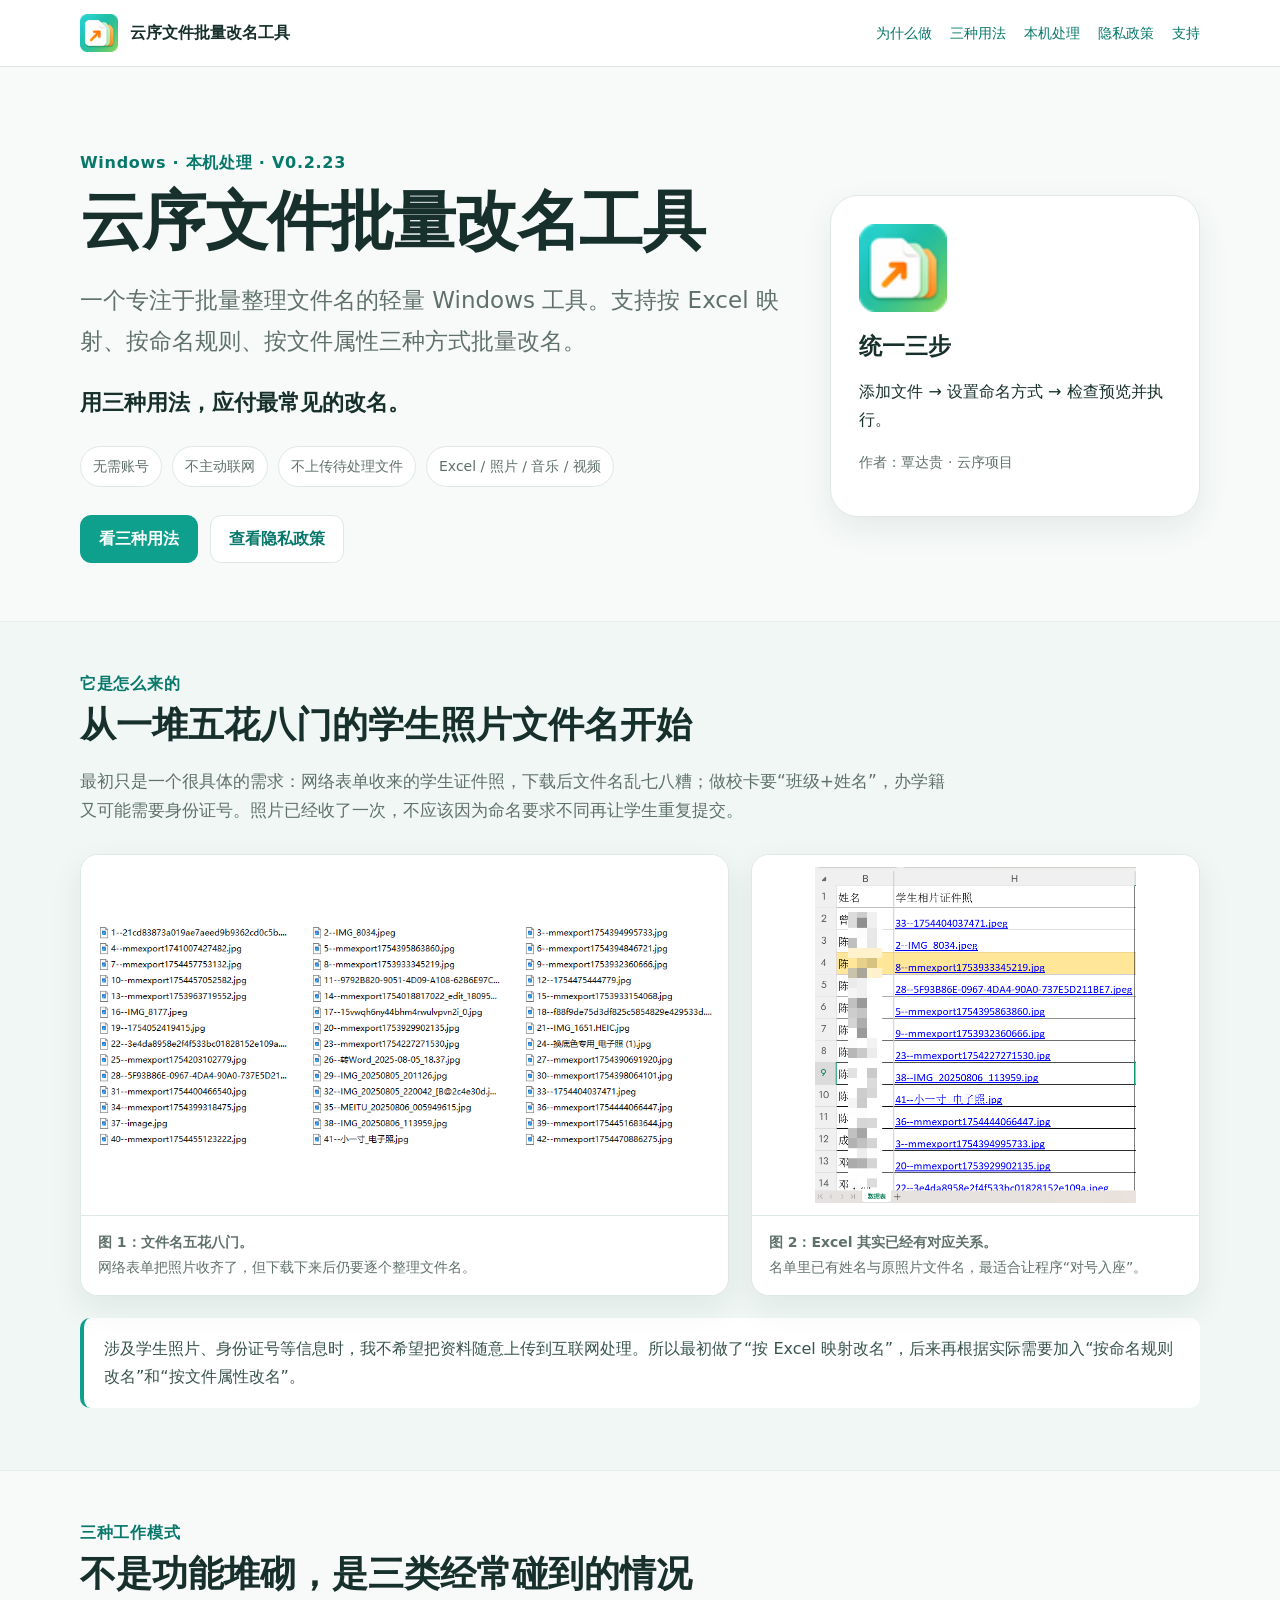
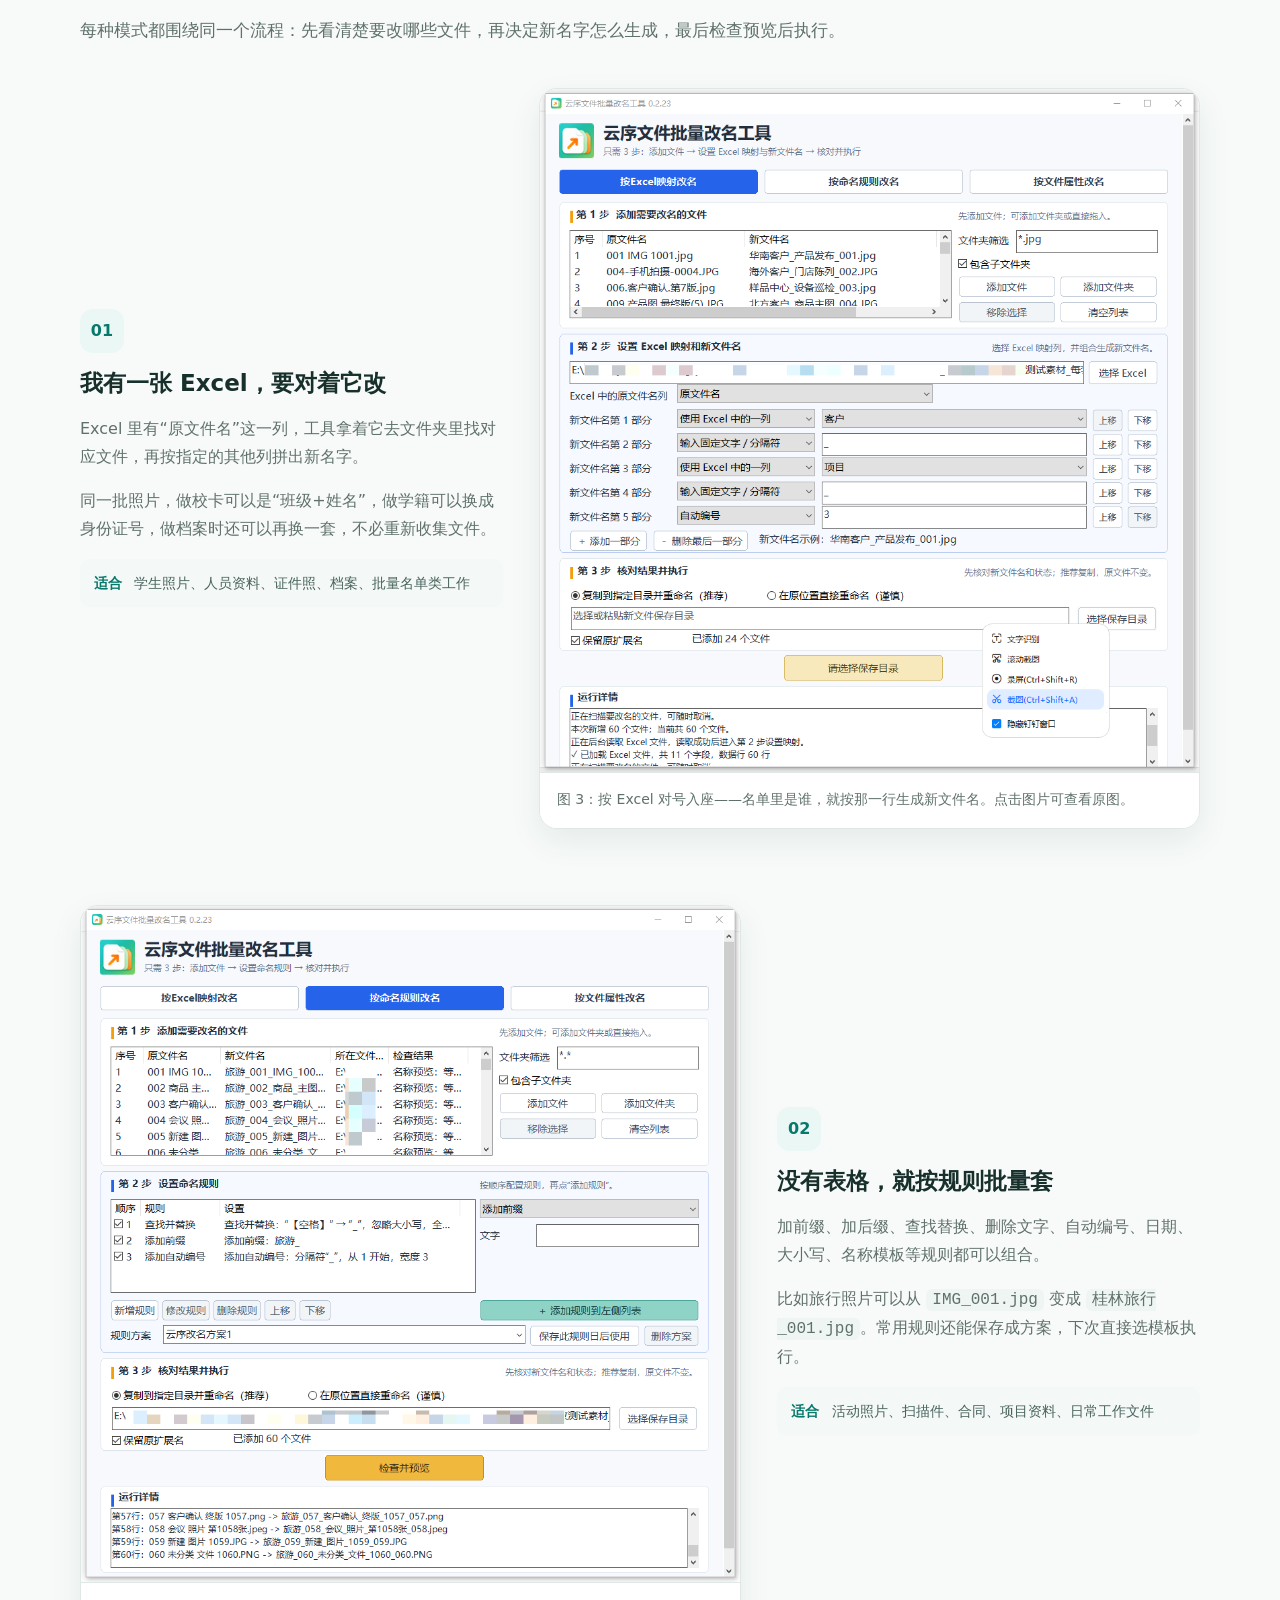
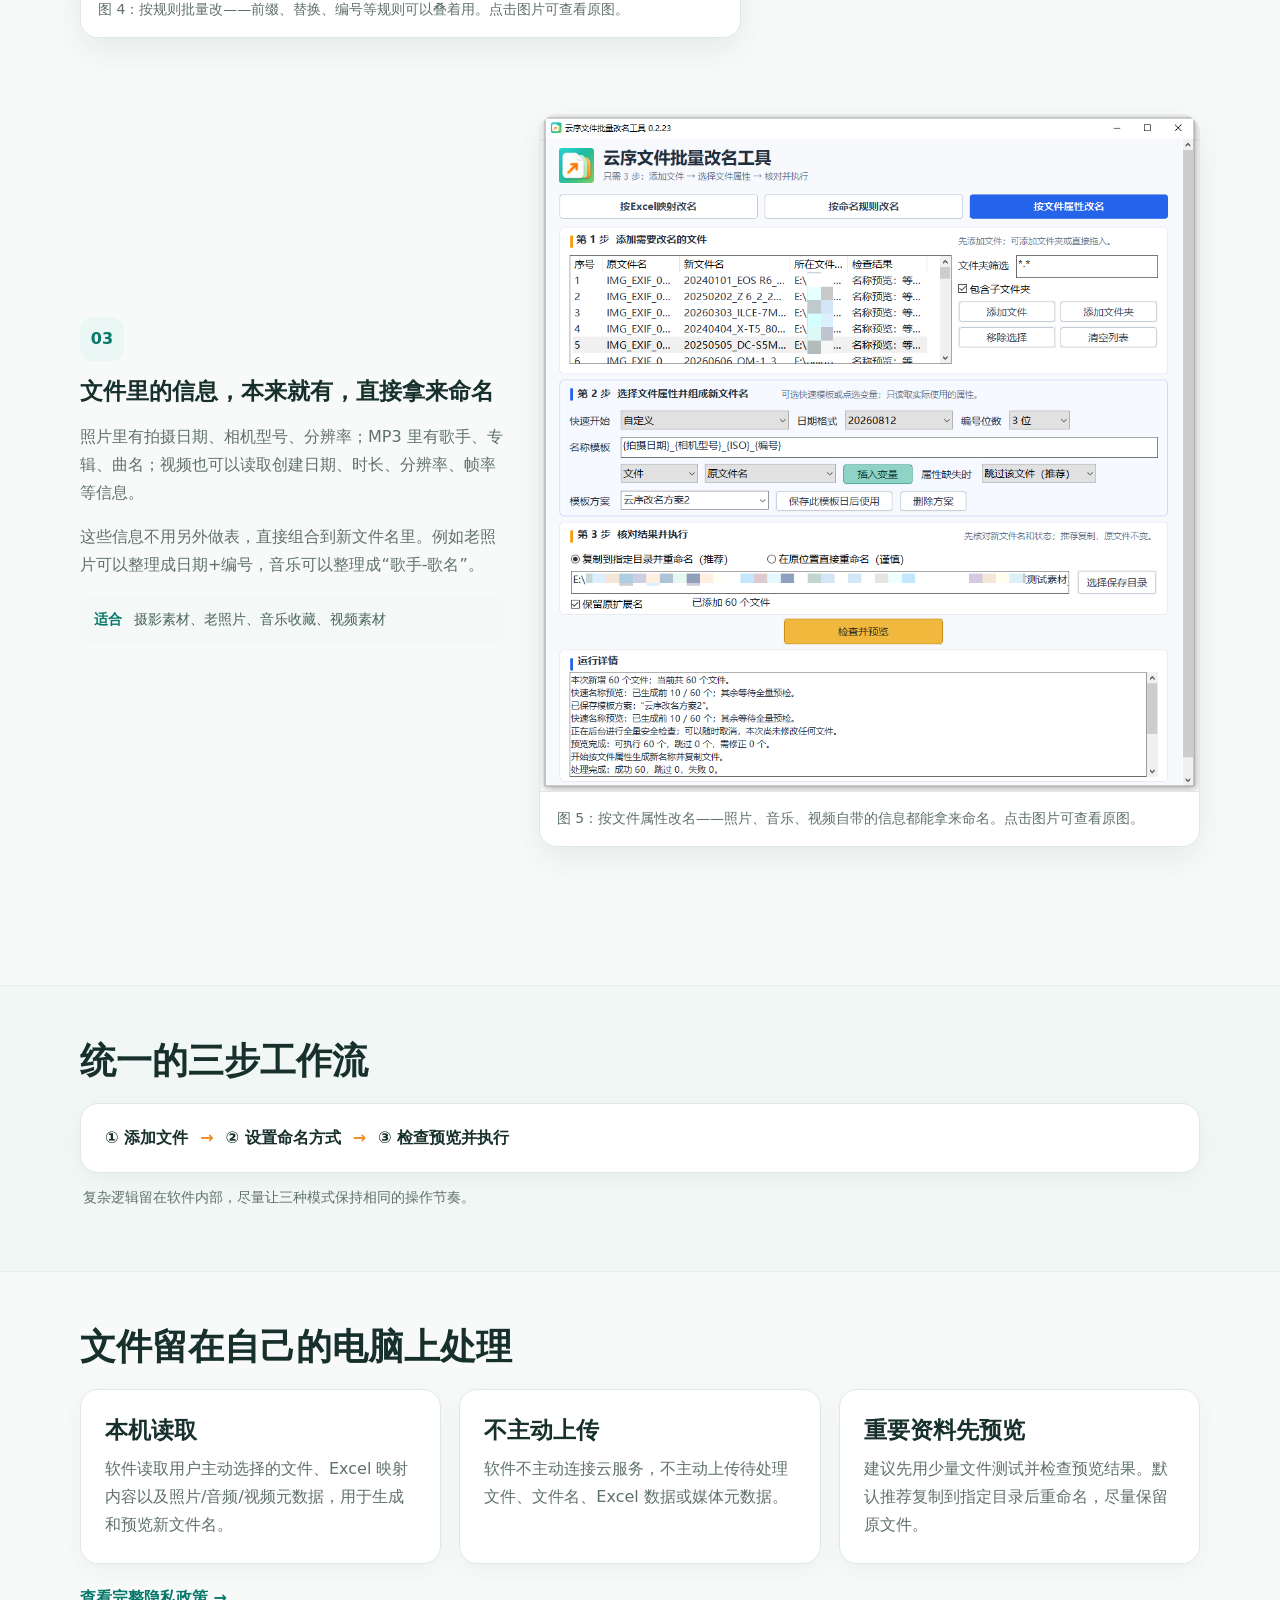
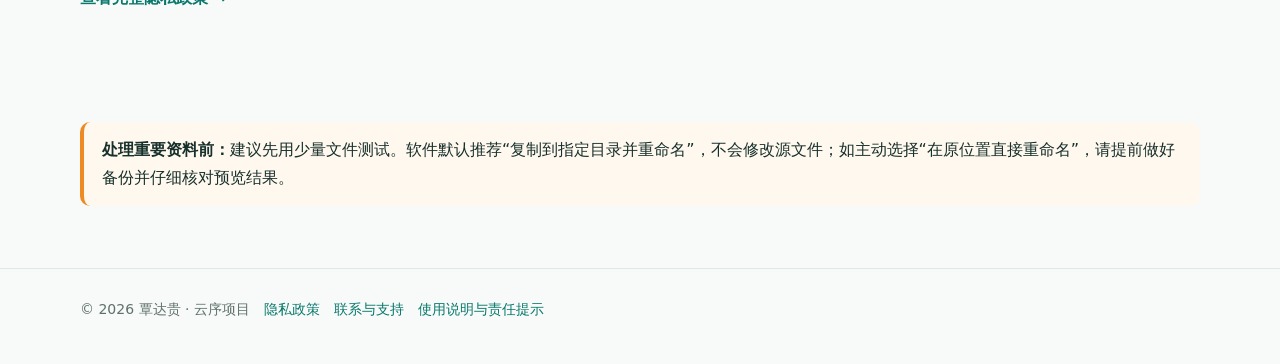
<file: index.html>
<!doctype html>
<html lang="zh-CN">
<head>
  <meta charset="utf-8">
  <meta name="viewport" content="width=device-width, initial-scale=1">
  <meta name="description" content="云序文件批量改名工具：支持 Excel 映射、命名规则、文件属性三种模式的离线 Windows 批量改名工具。">
  <meta name="theme-color" content="#0f9f8d">
  <title>云序文件批量改名工具</title>
  <link rel="icon" href="assets/store-logo.png">
  <link rel="stylesheet" href="assets/style.css">
</head>
<body>
<header class="topbar">
  <div class="wrap nav">
    <a class="brand" href="index.html"><img src="assets/store-logo.png" alt="云序文件批量改名工具图标"><span>云序文件批量改名工具</span></a>
    <nav class="links" aria-label="主导航">
      <a href="#story">为什么做</a><a href="#features">三种用法</a><a href="#privacy">本机处理</a><a href="privacy.html">隐私政策</a><a href="support.html">支持</a>
    </nav>
  </div>
</header>

<main>
  <section class="hero">
    <div class="wrap hero-grid">
      <div>
        <div class="eyebrow">Windows · 本机处理 · V0.2.23</div>
        <h1>云序文件批量改名工具</h1>
        <p class="lead">一个专注于批量整理文件名的轻量 Windows 工具。支持按 Excel 映射、按命名规则、按文件属性三种方式批量改名。</p>
        <div class="slogan">用三种用法，应付最常见的改名。</div>
        <div class="badges"><span class="badge">无需账号</span><span class="badge">不主动联网</span><span class="badge">不上传待处理文件</span><span class="badge">Excel / 照片 / 音乐 / 视频</span></div>
        <div class="hero-actions"><a class="button primary" href="#features">看三种用法</a><a class="button" href="privacy.html">查看隐私政策</a></div>
      </div>
      <aside class="hero-card">
        <img src="assets/store-logo.png" alt="应用图标">
        <h3>统一三步</h3>
        <p>添加文件 → 设置命名方式 → 检查预览并执行。</p>
        <p class="meta">作者：覃达贵 · 云序项目</p>
      </aside>
    </div>
  </section>

  <section id="story" class="section-soft">
    <div class="wrap">
      <div class="section-kicker">它是怎么来的</div>
      <h2>从一堆五花八门的学生照片文件名开始</h2>
      <p class="section-intro">最初只是一个很具体的需求：网络表单收来的学生证件照，下载后文件名乱七八糟；做校卡要“班级+姓名”，办学籍又可能需要身份证号。照片已经收了一次，不应该因为命名要求不同再让学生重复提交。</p>

      <div class="story-grid">
        <figure class="shot-card compact-shot">
          <a href="assets/screenshots/01-problem-files.png" target="_blank" rel="noopener"><img src="assets/screenshots/01-problem-files.png" alt="网络表单下载后的学生照片文件名示例，姓名等信息已做模糊处理" loading="lazy"></a>
          <figcaption><strong>图 1：文件名五花八门。</strong><br>网络表单把照片收齐了，但下载下来后仍要逐个整理文件名。</figcaption>
        </figure>
        <figure class="shot-card compact-shot narrow-shot">
          <a href="assets/screenshots/02-excel-mapping-source.png" target="_blank" rel="noopener"><img src="assets/screenshots/02-excel-mapping-source.png" alt="Excel 中姓名和原照片文件名的对应关系，个人信息已做模糊处理" loading="lazy"></a>
          <figcaption><strong>图 2：Excel 其实已经有对应关系。</strong><br>名单里已有姓名与原照片文件名，最适合让程序“对号入座”。</figcaption>
        </figure>
      </div>

      <div class="origin-note">涉及学生照片、身份证号等信息时，我不希望把资料随意上传到互联网处理。所以最初做了“按 Excel 映射改名”，后来再根据实际需要加入“按命名规则改名”和“按文件属性改名”。</div>
    </div>
  </section>

  <section id="features">
    <div class="wrap">
      <div class="section-kicker">三种工作模式</div>
      <h2>不是功能堆砌，是三类经常碰到的情况</h2>
      <p class="section-intro">每种模式都围绕同一个流程：先看清楚要改哪些文件，再决定新名字怎么生成，最后检查预览后执行。</p>

      <article class="feature feature-left">
        <div class="feature-copy">
          <div class="feature-number">01</div>
          <h3>我有一张 Excel，要对着它改</h3>
          <p>Excel 里有“原文件名”这一列，工具拿着它去文件夹里找对应文件，再按指定的其他列拼出新名字。</p>
          <p>同一批照片，做校卡可以是“班级+姓名”，做学籍可以换成身份证号，做档案时还可以再换一套，不必重新收集文件。</p>
          <div class="mini-example"><span>适合</span> 学生照片、人员资料、证件照、档案、批量名单类工作</div>
        </div>
        <figure class="product-shot">
          <a href="assets/screenshots/03-excel-mode.png" target="_blank" rel="noopener"><img src="assets/screenshots/03-excel-mode.png" alt="云序文件批量改名工具的按 Excel 映射改名界面" loading="lazy"></a>
          <figcaption>图 3：按 Excel 对号入座——名单里是谁，就按那一行生成新文件名。点击图片可查看原图。</figcaption>
        </figure>
      </article>

      <article class="feature feature-right">
        <div class="feature-copy">
          <div class="feature-number">02</div>
          <h3>没有表格，就按规则批量套</h3>
          <p>加前缀、加后缀、查找替换、删除文字、自动编号、日期、大小写、名称模板等规则都可以组合。</p>
          <p>比如旅行照片可以从 <code>IMG_001.jpg</code> 变成 <code>桂林旅行_001.jpg</code>。常用规则还能保存成方案，下次直接选模板执行。</p>
          <div class="mini-example"><span>适合</span> 活动照片、扫描件、合同、项目资料、日常工作文件</div>
        </div>
        <figure class="product-shot">
          <a href="assets/screenshots/04-rule-mode.png" target="_blank" rel="noopener"><img src="assets/screenshots/04-rule-mode.png" alt="云序文件批量改名工具的按命名规则改名界面" loading="lazy"></a>
          <figcaption>图 4：按规则批量改——前缀、替换、编号等规则可以叠着用。点击图片可查看原图。</figcaption>
        </figure>
      </article>

      <article class="feature feature-left">
        <div class="feature-copy">
          <div class="feature-number">03</div>
          <h3>文件里的信息，本来就有，直接拿来命名</h3>
          <p>照片里有拍摄日期、相机型号、分辨率；MP3 里有歌手、专辑、曲名；视频也可以读取创建日期、时长、分辨率、帧率等信息。</p>
          <p>这些信息不用另外做表，直接组合到新文件名里。例如老照片可以整理成日期+编号，音乐可以整理成“歌手-歌名”。</p>
          <div class="mini-example"><span>适合</span> 摄影素材、老照片、音乐收藏、视频素材</div>
        </div>
        <figure class="product-shot">
          <a href="assets/screenshots/05-property-mode.png" target="_blank" rel="noopener"><img src="assets/screenshots/05-property-mode.png" alt="云序文件批量改名工具的按文件属性改名界面" loading="lazy"></a>
          <figcaption>图 5：按文件属性改名——照片、音乐、视频自带的信息都能拿来命名。点击图片可查看原图。</figcaption>
        </figure>
      </article>
    </div>
  </section>

  <section class="section-soft">
    <div class="wrap">
      <h2>统一的三步工作流</h2>
      <div class="stepbar"><div class="step">① 添加文件</div><div class="arrow">→</div><div class="step">② 设置命名方式</div><div class="arrow">→</div><div class="step">③ 检查预览并执行</div></div>
      <p class="meta workflow-note">复杂逻辑留在软件内部，尽量让三种模式保持相同的操作节奏。</p>
    </div>
  </section>

  <section id="privacy">
    <div class="wrap">
      <h2>文件留在自己的电脑上处理</h2>
      <div class="privacy-grid">
        <div class="card"><h3>本机读取</h3><p>软件读取用户主动选择的文件、Excel 映射内容以及照片/音频/视频元数据，用于生成和预览新文件名。</p></div>
        <div class="card"><h3>不主动上传</h3><p>软件不主动连接云服务，不主动上传待处理文件、文件名、Excel 数据或媒体元数据。</p></div>
        <div class="card"><h3>重要资料先预览</h3><p>建议先用少量文件测试并检查预览结果。默认推荐复制到指定目录后重命名，尽量保留原文件。</p></div>
      </div>
      <p class="privacy-link"><a href="privacy.html">查看完整隐私政策 →</a></p>
    </div>
  </section>

  <section>
    <div class="wrap">
      <div class="note"><strong>处理重要资料前：</strong>建议先用少量文件测试。软件默认推荐“复制到指定目录并重命名”，不会修改源文件；如主动选择“在原位置直接重命名”，请提前做好备份并仔细核对预览结果。</div>
    </div>
  </section>
</main>

<footer><div class="wrap">© 2026 覃达贵 · 云序项目　<a href="privacy.html">隐私政策</a>　<a href="support.html">联系与支持</a>　<a href="terms.html">使用说明与责任提示</a></div></footer>
</body>
</html>
</file>
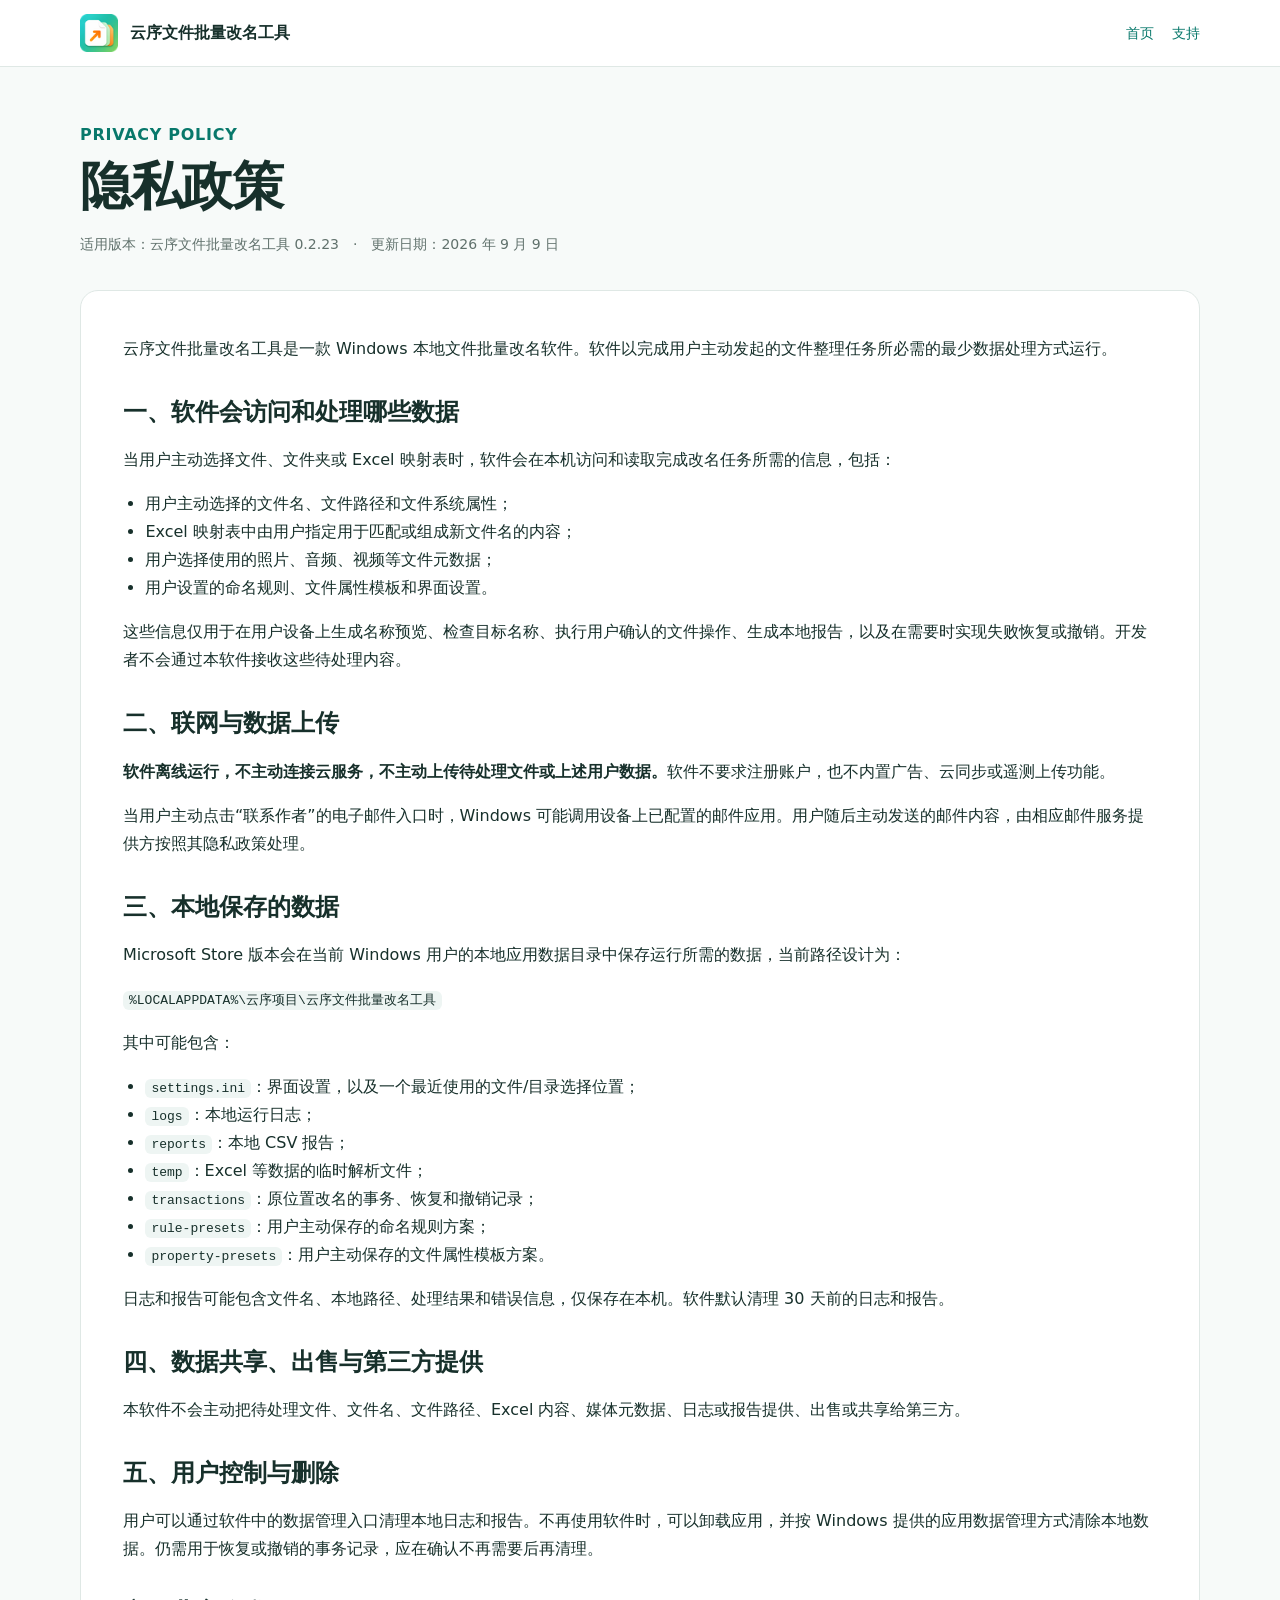
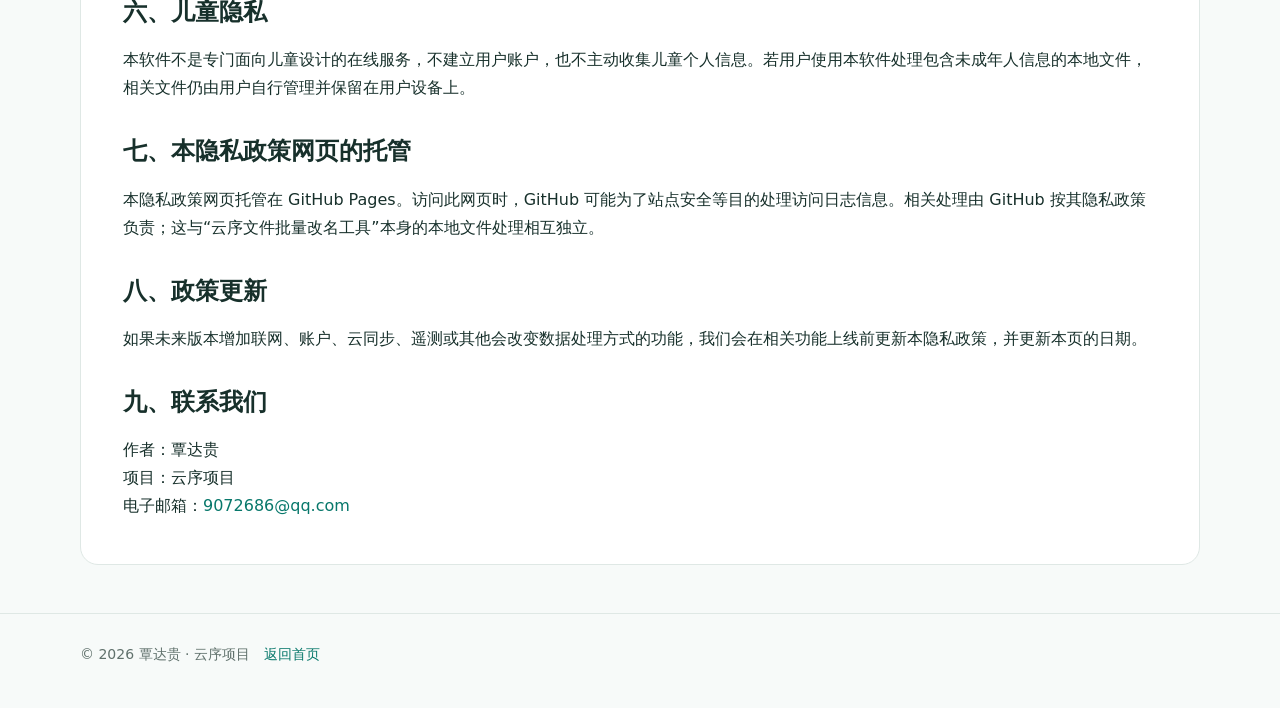
<file: privacy.html>
<!doctype html>
<html lang="zh-CN">
<head>
  <meta charset="utf-8">
  <meta name="viewport" content="width=device-width, initial-scale=1">
  <meta name="description" content="云序文件批量改名工具隐私政策。">
  <title>隐私政策｜云序文件批量改名工具</title>
  <link rel="icon" href="assets/store-logo.png">
  <link rel="stylesheet" href="assets/style.css">
</head>
<body>
<header class="topbar"><div class="wrap nav"><a class="brand" href="index.html"><img src="assets/store-logo.png" alt="应用图标"><span>云序文件批量改名工具</span></a><nav class="links"><a href="index.html">首页</a><a href="support.html">支持</a></nav></div></header>
<main class="wrap">
  <div class="page-head"><div class="eyebrow">PRIVACY POLICY</div><h1 style="font-size:clamp(34px,6vw,52px)">隐私政策</h1><p class="meta">适用版本：云序文件批量改名工具 0.2.23　·　更新日期：2026 年 9 月 9 日</p></div>
  <article class="content">
    <p>云序文件批量改名工具是一款 Windows 本地文件批量改名软件。软件以完成用户主动发起的文件整理任务所必需的最少数据处理方式运行。</p>

    <h2>一、软件会访问和处理哪些数据</h2>
    <p>当用户主动选择文件、文件夹或 Excel 映射表时，软件会在本机访问和读取完成改名任务所需的信息，包括：</p>
    <ul>
      <li>用户主动选择的文件名、文件路径和文件系统属性；</li>
      <li>Excel 映射表中由用户指定用于匹配或组成新文件名的内容；</li>
      <li>用户选择使用的照片、音频、视频等文件元数据；</li>
      <li>用户设置的命名规则、文件属性模板和界面设置。</li>
    </ul>
    <p>这些信息仅用于在用户设备上生成名称预览、检查目标名称、执行用户确认的文件操作、生成本地报告，以及在需要时实现失败恢复或撤销。开发者不会通过本软件接收这些待处理内容。</p>

    <h2>二、联网与数据上传</h2>
    <p><strong>软件离线运行，不主动连接云服务，不主动上传待处理文件或上述用户数据。</strong>软件不要求注册账户，也不内置广告、云同步或遥测上传功能。</p>
    <p>当用户主动点击“联系作者”的电子邮件入口时，Windows 可能调用设备上已配置的邮件应用。用户随后主动发送的邮件内容，由相应邮件服务提供方按照其隐私政策处理。</p>

    <h2>三、本地保存的数据</h2>
    <p>Microsoft Store 版本会在当前 Windows 用户的本地应用数据目录中保存运行所需的数据，当前路径设计为：</p>
    <p><code>%LOCALAPPDATA%\云序项目\云序文件批量改名工具</code></p>
    <p>其中可能包含：</p>
    <ul>
      <li><code>settings.ini</code>：界面设置，以及一个最近使用的文件/目录选择位置；</li>
      <li><code>logs</code>：本地运行日志；</li>
      <li><code>reports</code>：本地 CSV 报告；</li>
      <li><code>temp</code>：Excel 等数据的临时解析文件；</li>
      <li><code>transactions</code>：原位置改名的事务、恢复和撤销记录；</li>
      <li><code>rule-presets</code>：用户主动保存的命名规则方案；</li>
      <li><code>property-presets</code>：用户主动保存的文件属性模板方案。</li>
    </ul>
    <p>日志和报告可能包含文件名、本地路径、处理结果和错误信息，仅保存在本机。软件默认清理 30 天前的日志和报告。</p>

    <h2>四、数据共享、出售与第三方提供</h2>
    <p>本软件不会主动把待处理文件、文件名、文件路径、Excel 内容、媒体元数据、日志或报告提供、出售或共享给第三方。</p>

    <h2>五、用户控制与删除</h2>
    <p>用户可以通过软件中的数据管理入口清理本地日志和报告。不再使用软件时，可以卸载应用，并按 Windows 提供的应用数据管理方式清除本地数据。仍需用于恢复或撤销的事务记录，应在确认不再需要后再清理。</p>

    <h2>六、儿童隐私</h2>
    <p>本软件不是专门面向儿童设计的在线服务，不建立用户账户，也不主动收集儿童个人信息。若用户使用本软件处理包含未成年人信息的本地文件，相关文件仍由用户自行管理并保留在用户设备上。</p>

    <h2>七、本隐私政策网页的托管</h2>
    <p>本隐私政策网页托管在 GitHub Pages。访问此网页时，GitHub 可能为了站点安全等目的处理访问日志信息。相关处理由 GitHub 按其隐私政策负责；这与“云序文件批量改名工具”本身的本地文件处理相互独立。</p>

    <h2>八、政策更新</h2>
    <p>如果未来版本增加联网、账户、云同步、遥测或其他会改变数据处理方式的功能，我们会在相关功能上线前更新本隐私政策，并更新本页的日期。</p>

    <h2>九、联系我们</h2>
    <p>作者：覃达贵<br>项目：云序项目<br>电子邮箱：<a href="mailto:9072686@qq.com">9072686@qq.com</a></p>
  </article>
</main>
<footer><div class="wrap">© 2026 覃达贵 · 云序项目　<a href="index.html">返回首页</a></div></footer>
</body>
</html>
</file>
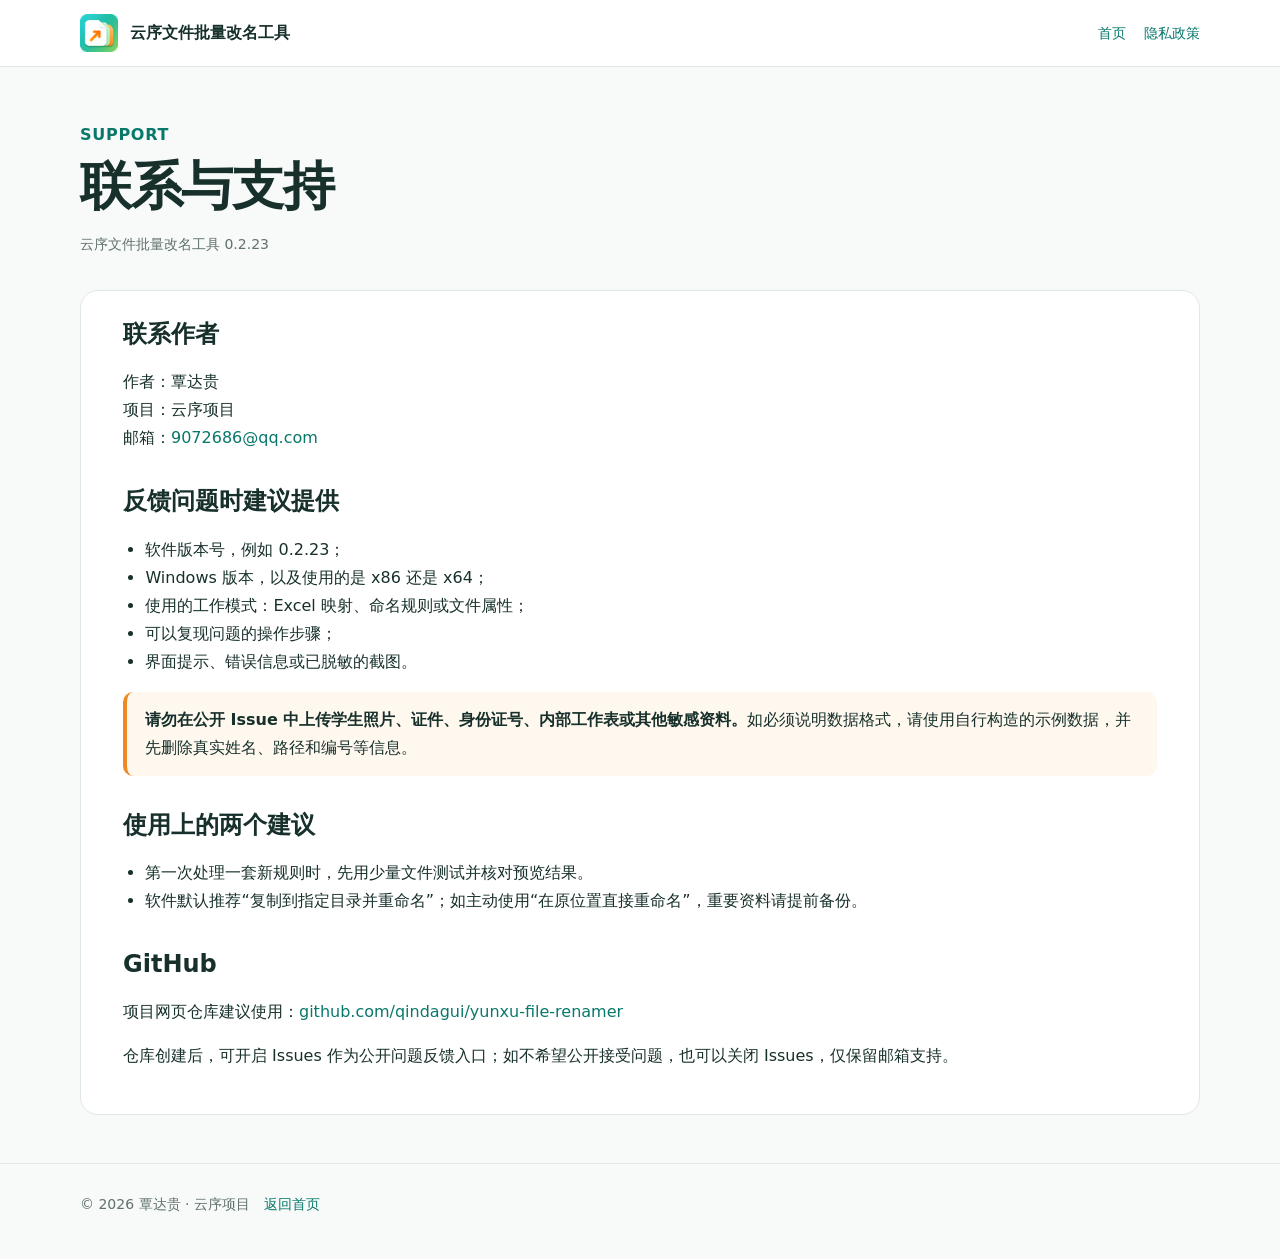
<file: support.html>
<!doctype html>
<html lang="zh-CN">
<head>
  <meta charset="utf-8"><meta name="viewport" content="width=device-width, initial-scale=1">
  <meta name="description" content="云序文件批量改名工具联系与支持。">
  <title>联系与支持｜云序文件批量改名工具</title>
  <link rel="icon" href="assets/store-logo.png"><link rel="stylesheet" href="assets/style.css">
</head>
<body>
<header class="topbar"><div class="wrap nav"><a class="brand" href="index.html"><img src="assets/store-logo.png" alt="应用图标"><span>云序文件批量改名工具</span></a><nav class="links"><a href="index.html">首页</a><a href="privacy.html">隐私政策</a></nav></div></header>
<main class="wrap">
  <div class="page-head"><div class="eyebrow">SUPPORT</div><h1 style="font-size:clamp(34px,6vw,52px)">联系与支持</h1><p class="meta">云序文件批量改名工具 0.2.23</p></div>
  <article class="content">
    <h2>联系作者</h2>
    <p>作者：覃达贵<br>项目：云序项目<br>邮箱：<a href="mailto:9072686@qq.com">9072686@qq.com</a></p>

    <h2>反馈问题时建议提供</h2>
    <ul>
      <li>软件版本号，例如 0.2.23；</li>
      <li>Windows 版本，以及使用的是 x86 还是 x64；</li>
      <li>使用的工作模式：Excel 映射、命名规则或文件属性；</li>
      <li>可以复现问题的操作步骤；</li>
      <li>界面提示、错误信息或已脱敏的截图。</li>
    </ul>

    <div class="note"><strong>请勿在公开 Issue 中上传学生照片、证件、身份证号、内部工作表或其他敏感资料。</strong>如必须说明数据格式，请使用自行构造的示例数据，并先删除真实姓名、路径和编号等信息。</div>

    <h2>使用上的两个建议</h2>
    <ul>
      <li>第一次处理一套新规则时，先用少量文件测试并核对预览结果。</li>
      <li>软件默认推荐“复制到指定目录并重命名”；如主动使用“在原位置直接重命名”，重要资料请提前备份。</li>
    </ul>

    <h2>GitHub</h2>
    <p>项目网页仓库建议使用：<a href="https://github.com/qindagui/yunxu-file-renamer">github.com/qindagui/yunxu-file-renamer</a></p>
    <p>仓库创建后，可开启 Issues 作为公开问题反馈入口；如不希望公开接受问题，也可以关闭 Issues，仅保留邮箱支持。</p>
  </article>
</main>
<footer><div class="wrap">© 2026 覃达贵 · 云序项目　<a href="index.html">返回首页</a></div></footer>
</body>
</html>
</file>
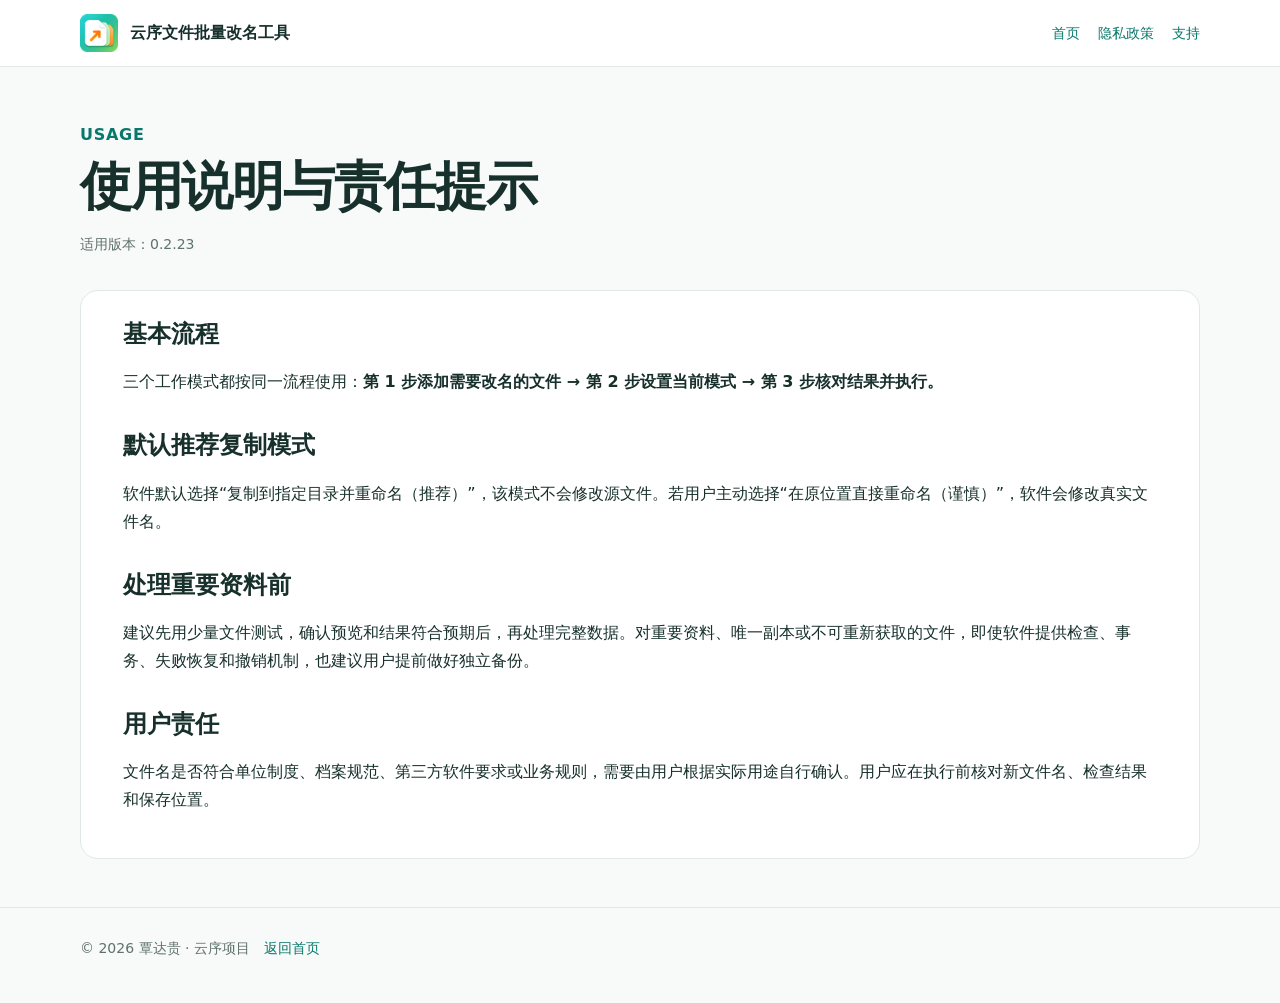
<file: terms.html>
<!doctype html>
<html lang="zh-CN">
<head>
  <meta charset="utf-8"><meta name="viewport" content="width=device-width, initial-scale=1">
  <meta name="description" content="云序文件批量改名工具使用说明与责任提示。">
  <title>使用说明与责任提示｜云序文件批量改名工具</title>
  <link rel="icon" href="assets/store-logo.png"><link rel="stylesheet" href="assets/style.css">
</head>
<body>
<header class="topbar"><div class="wrap nav"><a class="brand" href="index.html"><img src="assets/store-logo.png" alt="应用图标"><span>云序文件批量改名工具</span></a><nav class="links"><a href="index.html">首页</a><a href="privacy.html">隐私政策</a><a href="support.html">支持</a></nav></div></header>
<main class="wrap">
  <div class="page-head"><div class="eyebrow">USAGE</div><h1 style="font-size:clamp(34px,6vw,52px)">使用说明与责任提示</h1><p class="meta">适用版本：0.2.23</p></div>
  <article class="content">
    <h2>基本流程</h2>
    <p>三个工作模式都按同一流程使用：<strong>第 1 步添加需要改名的文件 → 第 2 步设置当前模式 → 第 3 步核对结果并执行。</strong></p>

    <h2>默认推荐复制模式</h2>
    <p>软件默认选择“复制到指定目录并重命名（推荐）”，该模式不会修改源文件。若用户主动选择“在原位置直接重命名（谨慎）”，软件会修改真实文件名。</p>

    <h2>处理重要资料前</h2>
    <p>建议先用少量文件测试，确认预览和结果符合预期后，再处理完整数据。对重要资料、唯一副本或不可重新获取的文件，即使软件提供检查、事务、失败恢复和撤销机制，也建议用户提前做好独立备份。</p>

    <h2>用户责任</h2>
    <p>文件名是否符合单位制度、档案规范、第三方软件要求或业务规则，需要由用户根据实际用途自行确认。用户应在执行前核对新文件名、检查结果和保存位置。</p>
  </article>
</main>
<footer><div class="wrap">© 2026 覃达贵 · 云序项目　<a href="index.html">返回首页</a></div></footer>
</body>
</html>
</file>
<file: assets/style.css>
:root {
  --bg: #f7faf9;
  --surface: #ffffff;
  --text: #17302b;
  --muted: #60716c;
  --line: #dfe8e5;
  --brand: #0f9f8d;
  --brand-dark: #08786b;
  --brand-soft: #eaf7f4;
  --accent: #ed8a24;
  --shadow: 0 12px 32px rgba(24, 58, 51, 0.08);
  --radius: 18px;
}
* { box-sizing: border-box; }
html { scroll-behavior: smooth; }
body {
  margin: 0;
  font-family: "Segoe UI", "Microsoft YaHei UI", "Microsoft YaHei", system-ui, -apple-system, sans-serif;
  color: var(--text);
  background: var(--bg);
  line-height: 1.75;
}
a { color: var(--brand-dark); text-decoration: none; }
a:hover { text-decoration: underline; }
img { max-width: 100%; }
.wrap { width: min(1120px, calc(100% - 32px)); margin: 0 auto; }
.topbar {
  position: sticky; top: 0; z-index: 10;
  background: rgba(255,255,255,.94); backdrop-filter: blur(10px);
  border-bottom: 1px solid var(--line);
}
.nav { min-height: 66px; display: flex; align-items: center; justify-content: space-between; gap: 20px; }
.brand { display: flex; align-items: center; gap: 12px; font-weight: 700; color: var(--text); }
.brand img { width: 38px; height: 38px; }
.links { display: flex; flex-wrap: wrap; gap: 18px; font-size: 14px; }
.hero { padding: 82px 0 58px; }
.hero-grid { display: grid; grid-template-columns: 1.45fr .75fr; gap: 36px; align-items: center; }
.eyebrow, .section-kicker { color: var(--brand-dark); font-weight: 800; letter-spacing: .045em; }
h1 { margin: 8px 0 16px; font-size: clamp(38px, 7vw, 64px); line-height: 1.13; letter-spacing: -.025em; }
.lead { font-size: clamp(18px, 2.4vw, 23px); color: var(--muted); max-width: 760px; }
.slogan { margin-top: 22px; font-size: 22px; font-weight: 800; }
.hero-card { background: var(--surface); border: 1px solid var(--line); border-radius: 28px; box-shadow: var(--shadow); padding: 28px; }
.hero-card img { width: 88px; height: 88px; display: block; margin-bottom: 18px; }
.badges { display: flex; flex-wrap: wrap; gap: 10px; margin-top: 24px; }
.badge { border: 1px solid var(--line); background: #fff; border-radius: 999px; padding: 7px 12px; font-size: 14px; color: var(--muted); }
.hero-actions { display: flex; flex-wrap: wrap; gap: 12px; margin-top: 28px; }
.button { display: inline-flex; align-items: center; justify-content: center; min-height: 44px; padding: 9px 18px; border: 1px solid var(--line); border-radius: 11px; background: #fff; font-weight: 700; }
.button.primary { background: var(--brand); color: white; border-color: var(--brand); }
.button:hover { text-decoration: none; transform: translateY(-1px); }
section { padding: 48px 0 62px; }
.section-soft { background: #f0f7f5; border-top: 1px solid #e5f0ed; border-bottom: 1px solid #e5f0ed; }
h2 { font-size: clamp(28px, 4vw, 36px); margin: 4px 0 18px; line-height: 1.3; }
h3 { margin: 0 0 9px; font-size: 23px; line-height: 1.4; }
.section-intro { max-width: 880px; color: var(--muted); font-size: 17px; margin: 0 0 28px; }
.grid3, .privacy-grid { display: grid; grid-template-columns: repeat(3, 1fr); gap: 18px; }
.card { background: var(--surface); border: 1px solid var(--line); border-radius: var(--radius); padding: 24px; box-shadow: 0 6px 22px rgba(24,58,51,.05); }
.card p { margin: 0; color: var(--muted); }
.story-grid { display: grid; grid-template-columns: 1.3fr .9fr; gap: 22px; align-items: stretch; }
.shot-card, .product-shot { margin: 0; background: #fff; border: 1px solid var(--line); border-radius: var(--radius); overflow: hidden; box-shadow: var(--shadow); }
.shot-card a, .product-shot a { display: block; background: #fff; }
.shot-card img { width: 100%; display: block; object-fit: contain; }
.compact-shot img { height: 360px; object-fit: contain; padding: 12px; }
.narrow-shot img { height: 360px; object-fit: contain; padding: 12px; }
.shot-card figcaption, .product-shot figcaption { padding: 14px 17px 16px; color: var(--muted); font-size: 14px; border-top: 1px solid var(--line); background: #fff; }
.origin-note { margin-top: 22px; border-left: 4px solid var(--brand); background: #fff; padding: 17px 20px; border-radius: 10px; color: #38544e; }
.feature { display: grid; grid-template-columns: .78fr 1.22fr; gap: 36px; align-items: center; margin: 42px 0 76px; }
.feature.feature-right { grid-template-columns: 1.22fr .78fr; }
.feature-right .feature-copy { order: 2; }
.feature-right .product-shot { order: 1; }
.feature-copy p { color: var(--muted); font-size: 16px; }
.feature-number { display: inline-flex; width: 44px; height: 44px; align-items: center; justify-content: center; border-radius: 13px; background: var(--brand-soft); color: var(--brand-dark); font-weight: 900; margin-bottom: 14px; }
.product-shot img { width: 100%; display: block; background: #fff; }
.product-shot a:hover img { filter: brightness(.985); }
.mini-example { margin-top: 16px; padding: 12px 14px; border-radius: 10px; background: #f4f8f7; color: #49645e; font-size: 14px; }
.mini-example span { color: var(--brand-dark); font-weight: 800; margin-right: 8px; }
.stepbar { display: grid; grid-template-columns: repeat(5, auto); gap: 12px; align-items: center; justify-content: start; background: var(--surface); border: 1px solid var(--line); border-radius: var(--radius); padding: 20px 24px; box-shadow: 0 6px 22px rgba(24,58,51,.04); }
.step { font-weight: 800; }
.arrow { color: var(--accent); font-weight: 800; }
.workflow-note { margin: 12px 3px 0; }
.privacy-link { margin: 20px 0 0; font-weight: 700; }
.note { border-left: 4px solid var(--accent); padding: 14px 18px; background: #fff8ef; border-radius: 10px; }
.page-head { padding: 54px 0 20px; }
.content { background: var(--surface); border: 1px solid var(--line); border-radius: var(--radius); padding: 28px clamp(20px, 4vw, 42px); margin-bottom: 48px; }
.content h2 { font-size: 24px; margin-top: 34px; }
.content h2:first-child { margin-top: 0; }
.content ul { padding-left: 1.4em; }
.meta { color: var(--muted); font-size: 14px; }
code { background: #eef5f3; padding: 2px 6px; border-radius: 6px; word-break: break-word; }
footer { border-top: 1px solid var(--line); padding: 28px 0 42px; color: var(--muted); font-size: 14px; }
@media (max-width: 860px) {
  .links { gap: 11px; }
  .hero { padding-top: 54px; }
  .hero-grid, .grid3, .privacy-grid, .story-grid, .feature, .feature.feature-right { grid-template-columns: 1fr; }
  .hero-card { order: -1; }
  .feature-right .feature-copy, .feature-right .product-shot { order: initial; }
  .feature { gap: 20px; margin-bottom: 58px; }
  .compact-shot img, .narrow-shot img { height: auto; padding: 8px; }
  .stepbar { grid-template-columns: 1fr; }
  .arrow { transform: rotate(90deg); width: max-content; }
}
@media (max-width: 620px) {
  .nav { align-items: flex-start; padding: 12px 0; }
  .brand span { display: none; }
  .links { justify-content: flex-end; }
  section { padding: 38px 0 48px; }
  .hero { padding: 42px 0 46px; }
  .hero-actions .button { width: 100%; }
  .product-shot { border-radius: 13px; }
}
</file>
